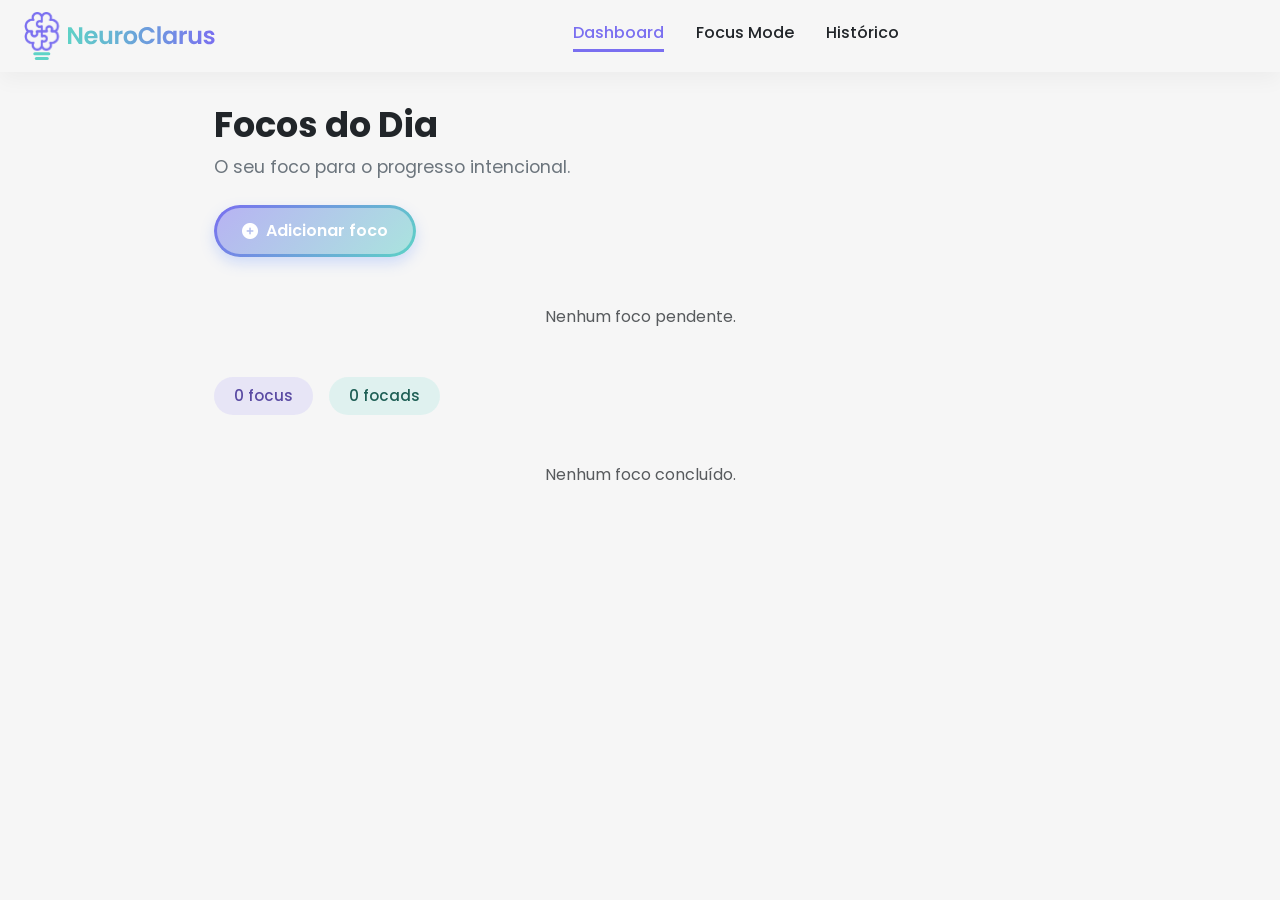
<file: index.html>
<!DOCTYPE html>
<html lang="pt-BR">
<head>
  <meta charset="UTF-8">
  <meta name="viewport" content="width=device-width, initial-scale=1.0">
  <title>NeuroClarus</title>
  <link href="https://cdn.jsdelivr.net/npm/bootstrap@5.3.0/dist/css/bootstrap.min.css" rel="stylesheet">
  <link rel="stylesheet" href="https://cdnjs.cloudflare.com/ajax/libs/font-awesome/6.0.0-beta3/css/all.min.css">
  <link rel="icon" type="image/png" href="/img/logo.svg">
  <link rel="stylesheet" href="css/style.css">
</head>
<body>
  <div vw class="enabled">
    <div vw-access-button class="active"></div>
    <div vw-plugin-wrapper><div class="vw-plugin-top-wrapper"></div></div>
  </div>

  <!-- Navbar -->
  <nav class="navbar-custom">
    <a class="navbar-brand" href="index.html"><img src="/img/logo2.svg" alt="NeuroClarus"></a>
    <div class="nav-links">
      <a class="nav-link active" href="index.html">Dashboard</a>
      <a class="nav-link" href="focusmode.html">Focus Mode</a>
      <a class="nav-link" href="historico.html">Histórico</a>
    </div>
    <div></div> <!-- placeholder para manter alinhamento -->
  </nav>

  <main class="main-container">
    <h1>Focos do Dia</h1>
    <p class="subtitle">O seu foco para o progresso intencional.</p>

    <button class="btn btn-primary-custom mb-4" data-bs-toggle="modal" data-bs-target="#focusModal">
      <i class="fas fa-plus-circle"></i> Adicionar foco
    </button>

    <!-- Lista de pendentes -->
    <div id="pendingFocusContainer"></div>

    <!-- Contadores -->
    <div class="stats-container">
      <div class="stat-badge pending" id="pendingStats">0 focus</div>
      <div class="stat-badge completed" id="completedStats">0 focads</div>
    </div>

    <!-- Lista de concluídos -->
    <div id="completedFocusContainer"></div>
  </main>

  <!-- Modal Adicionar Foco -->
  <div class="modal fade" id="focusModal" tabindex="-1">
    <div class="modal-dialog modal-dialog-centered">
      <div class="modal-content">
        <div class="modal-header">
          <h5 class="modal-title">Adicionar Focus novo:</h5>
          <button type="button" class="btn-close" data-bs-dismiss="modal" aria-label="Sair"></button>
        </div>
        <div class="modal-body">
          <form id="focusForm">
            <div class="mb-3">
              <label class="form-label fw-semibold">Título:</label>
              <input type="text" class="form-control" id="focusTitle" placeholder="Ex: Estudar para prova de FIA" required>
            </div>
            <div class="mb-3">
              <label class="form-label fw-semibold">Atividades:</label>
              <div id="activitiesList" class="mb-2"></div>
              <div class="input-group">
                <input type="text" class="form-control" id="newActivityInput" placeholder="Escreva uma atividade">
                <button class="btn btn-outline-secondary" type="button" id="addActivityBtn"><i class="fas fa-plus"></i> Adicionar</button>
              </div>
            </div>
            <div class="mb-3">
              <label class="form-label fw-semibold">Horário:</label>
              <input type="time" class="form-control" id="focusTime">
            </div>
            <div class="form-check d-none">
              <input class="form-check-input" type="checkbox" id="focusCompleted">
              <label class="form-check-label">Concluído</label>
            </div>
          </form>
        </div>
        <div class="modal-footer">
          <button type="button" class="btn btn-outline-secondary" data-bs-dismiss="modal">Cancelar</button>
          <button type="submit" form="focusForm" class="btn btn-primary-custom">Salvar Foco</button>
        </div>
      </div>
    </div>
  </div>

  <script src="https://cdn.jsdelivr.net/npm/bootstrap@5.3.0/dist/js/bootstrap.bundle.min.js"></script>
  <script src="https://vlibras.gov.br/app/vlibras-plugin.js"></script>
  <script>new window.VLibras.Widget('https://vlibras.gov.br/app');</script>
  <script src="js/main.js"></script>
</body>
</html>
</file>
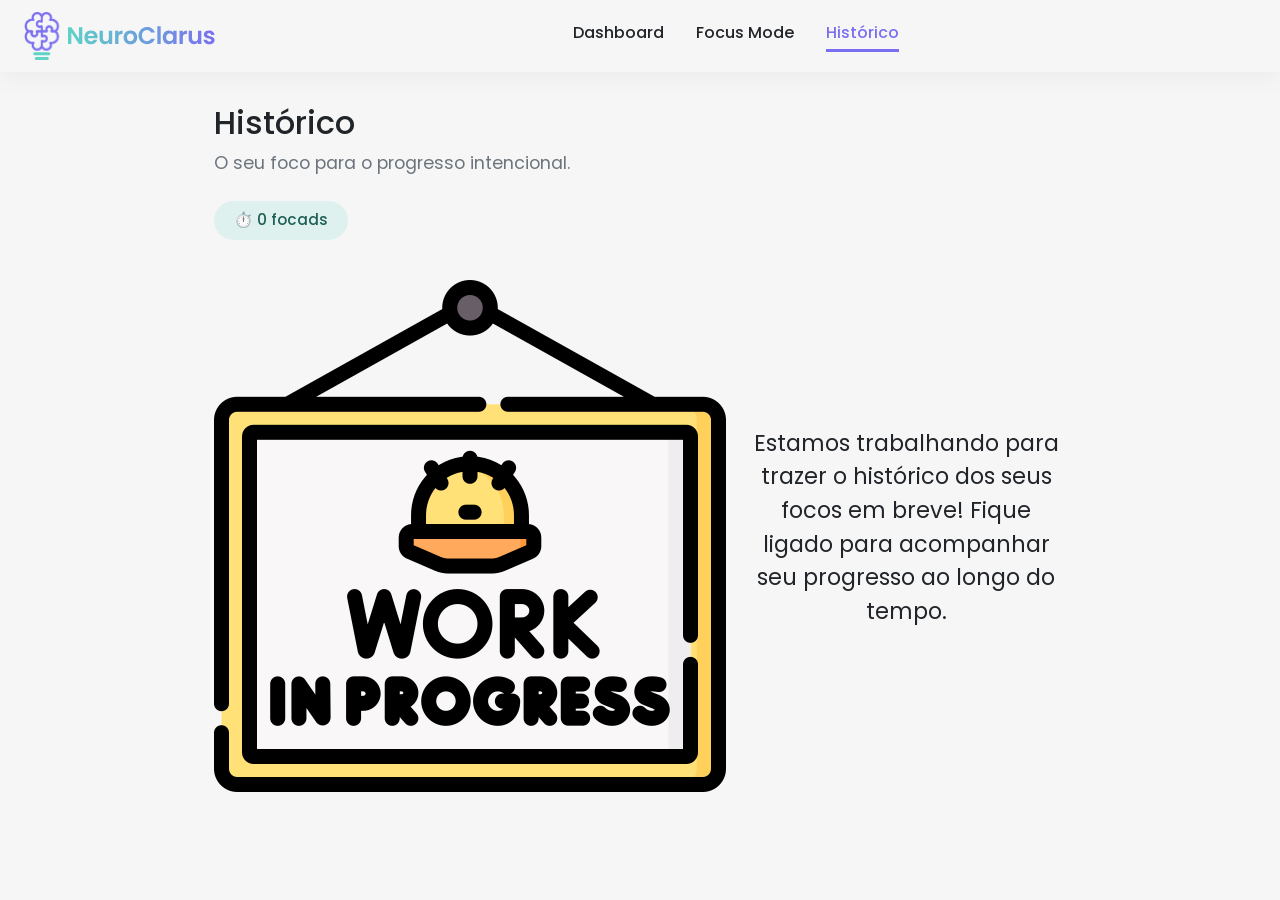
<file: historico.html>
<!DOCTYPE html>
<html lang="pt-BR">
<head>
  <meta charset="UTF-8">
  <meta name="viewport" content="width=device-width, initial-scale=1.0">
  <title>NeuroClarus · Histórico</title>
  <link href="https://cdn.jsdelivr.net/npm/bootstrap@5.3.0/dist/css/bootstrap.min.css" rel="stylesheet">
  <link rel="stylesheet" href="https://cdnjs.cloudflare.com/ajax/libs/font-awesome/6.0.0-beta3/css/all.min.css">
    <link rel="icon" type="image/png" href="/img/logo.svg">
  <link rel="stylesheet" href="css/style.css">
</head>
<body>
  <div vw class="enabled">
    <div vw-access-button class="active"></div>
    <div vw-plugin-wrapper><div class="vw-plugin-top-wrapper"></div></div>
  </div>

  <nav class="navbar-custom">
    <a class="navbar-brand" href="index.html"><img src="/img/logo2.svg" alt="NeuroClarus"></a>
    <div class="nav-links">
      <a class="nav-link" href="index.html">Dashboard</a>
      <a class="nav-link" href="focusmode.html">Focus Mode</a>
      <a class="nav-link active" href="historico.html">Histórico</a>
    </div>
    <div></div>
  </nav>

  <main class="main-container">
    <h2 class="mb-2">Histórico</h2>
    <p class="subtitle">O seu foco para o progresso intencional.</p>

    <div id="historyContainer"></div>
    <div class="stats-container mt-4">
      <div class="stat-badge completed" id="totalCompleted">⏱️ 0 focads</div>
    </div>

    <div class="contrucao-tela">
      <img src="/img/trabalho-em-progresso.png" alt="Em construção" class="contrucao-img">
      <p class="contrucao-text">Estamos trabalhando para trazer o histórico dos seus focos em breve! Fique ligado para acompanhar seu progresso ao longo do tempo.</p>
    </div>
  </main>

  <script src="https://cdn.jsdelivr.net/npm/bootstrap@5.3.0/dist/js/bootstrap.bundle.min.js"></script>
  <script src="https://vlibras.gov.br/app/vlibras-plugin.js"></script>
  <script>new window.VLibras.Widget('https://vlibras.gov.br/app');</script>
  <script src="js/main.js"></script>
</body>
</html>
</file>
<file: css/style.css>
@import url('https://fonts.googleapis.com/css2?family=Poppins:wght@300;400;500;600;700&display=swap');

:root {
  --verde-agua: #5ED3C6;
  --azul-claro: #6FA8DC;
  --azul-medio: #5C8DFF;
  --roxo: #7A6FF0;
  --roxo-escuro: #5A4BA3;
  --branco: #FFFFFF;
  --cinza-claro: #F8F9FA;
  --cinza-medio: #E9ECEF;
  --texto-primario: #212529;
  --texto-secundario: #6C757D;
  --sombra-suave: 0 8px 20px rgba(0, 0, 0, 0.04);
  --borda-arredondada: 20px;
  --gradiente-principal: linear-gradient(135deg, #7A6FF0, #5ED3C6);
  --gradiente-borda: linear-gradient(135deg, #5C8DFF, #5A4BA3);
}

* {
  margin: 0;
  padding: 0;
  box-sizing: border-box;
}

body {
  font-family: 'Poppins', sans-serif;
  background-color: #f6f6f6;
  color: var(--texto-primario);
  line-height: 1.5;
  min-height: 100vh;
}

/* Navbar */
.navbar-custom {
  background: #f6f6f6;
  box-shadow: var(--sombra-suave);
  padding: 12px 24px;
  display: flex;
  align-items: center;
  justify-content: space-between;
}

.navbar-brand {
  font-weight: 700;
  font-size: 1.5rem;
  background: var(--gradiente-principal);
  -webkit-background-clip: text;
  -webkit-text-fill-color: transparent;
  background-clip: text;
  text-decoration: none;
}

.nav-links {
  display: flex;
  gap: 32px;
}

.nav-link {
  color: var(--texto-primario) !important;
  font-weight: 500;
  padding-bottom: 4px;
  border-bottom: 3px solid transparent;
  transition: border-color 0.2s, color 0.2s;
  text-decoration: none;
}

.nav-link:hover,
.nav-link.active {
  color: var(--roxo) !important;
  border-bottom: 3px solid var(--roxo);
}

/* Container principal */
.main-container {
  max-width: 900px;
  margin: 0 auto;
  padding: 32px 24px;
}

h1 {
  font-weight: 700;
  font-size: 2.2rem;
  margin-bottom: 8px;
}

.subtitle {
  color: var(--texto-secundario);
  font-size: 1.1rem;
  margin-bottom: 24px;
}

/* Botão com borda gradiente arredondada */
.btn-primary-custom {
  position: relative;
  background: linear-gradient(135deg, rgb(122, 111, 240, 0.5), rgb(94, 211, 198, 0.5));
  border: none;
  color: white;
  font-weight: 600;
  padding: 14px 28px;
  border-radius: 40px;
  box-shadow: 0 6px 14px rgba(92, 141, 255, 0.25);
  transition: all 0.2s ease;
  display: inline-flex;
  align-items: center;
  gap: 8px;
  z-index: 1;
}

.btn-primary-custom::before {
  content: '';
  position: absolute;
  inset: 0;
  border-radius: 40px;
  padding: 3px;
  background: var(--gradiente-principal);
  -webkit-mask: linear-gradient(#fff 0 0) content-box, linear-gradient(#fff 0 0);
  -webkit-mask-composite: xor;
  mask-composite: exclude;
  pointer-events: none;
  z-index: -1;
}

.btn-primary-custom:hover {
  background: linear-gradient(135deg, var(--roxo), var(--roxo-escuro));
  transform: translateY(-2px);
  box-shadow: 0 10px 20px rgba(90, 75, 163, 0.25);
}

/* Cards com borda gradiente arredondada */
.focus-card {
  position: relative;
  background: var(--branco);
  border-radius: var(--borda-arredondada);
  padding: 20px 24px;
  margin-bottom: 16px;
  box-shadow: var(--sombra-suave);
  transition: all 0.2s;
  z-index: 1;
}

.focus-card::before {
  content: '';
  position: absolute;
  inset: 0;
  border-radius: var(--borda-arredondada);
  padding: 3px;
  -webkit-mask: linear-gradient(#fff 0 0) content-box, linear-gradient(#fff 0 0);
  -webkit-mask-composite: xor;
  mask-composite: exclude;
  pointer-events: none;
  z-index: -1;
}

.focus-card.priority::before {
  background: #7A6FF0;
}

.focus-card.priority {
  background: rgba(122, 111, 240, 0.02);
}

.focus-card.completed-card {
  opacity: 0.7;
  background: var(--cinza-claro);
}

.focus-card.completed-card::before {
  background: var(--cinza-medio);
}

.card-header {
  display: flex;
  align-items: center;
  margin-bottom: 8px;
}

.focus-checkbox {
  margin-right: 16px;
  transform: scale(1.3);
  accent-color: var(--roxo);
}

.focus-title {
  font-weight: 600;
  font-size: 1.2rem;
  flex: 1;
}

.completed-card .focus-title {
  text-decoration: line-through;
  color: var(--texto-secundario);
}

.focus-actions {
  display: flex;
  gap: 12px;
  align-items: center;
}

/* Botão Focus Mode com borda gradiente arredondada */
.btn-focus-mode {
  position: relative;
  background: transparent;
  border: none;
  color: var(--verde-agua);
  background: #E1FBFB;
  border-radius: 40px;
  padding: 8px 20px;
  font-weight: 600;
  font-size: 0.9rem;
  transition: all 0.2s;
  z-index: 1;
  box-shadow: var(--sombra-suave);
}

.btn-focus-mode::before {
  content: '';
  position: absolute;
  inset: 0;
  border-radius: 40px;
  padding: 3px;
  -webkit-mask: linear-gradient(#fff 0 0) content-box, linear-gradient(#fff 0 0);
  -webkit-mask-composite: xor;
  mask-composite: exclude;
  pointer-events: none;
  z-index: -1;
}

.btn-focus-mode:hover {
  background: var(--roxo);
  color: white;
}

.btn-focus-mode:hover::before {
  display: none;
}

.btn-delete {
  background: none;
  border: none;
  color: var(--texto-secundario);
  font-size: 1.3rem;
  padding: 6px;
  border-radius: 50%;
  width: 36px;
  height: 36px;
  display: flex;
  align-items: center;
  justify-content: center;
  transition: all 0.2s;
}

.btn-delete:hover {
  background: rgba(0,0,0,0.05);
  color: #dc3545;
}

/* Atividades */
.activities-container {
  margin-top: 12px;
  padding-left: 44px;
}

.activity-item {
  display: flex;
  align-items: center;
  padding: 6px 0;
}

.activity-checkbox {
  margin-right: 12px;
  transform: scale(1.1);
  accent-color: var(--azul-medio);
}

.activity-text {
  font-size: 0.95rem;
}

.activity-text.completed {
  text-decoration: line-through;
  color: var(--texto-secundario);
}

.activity-counter {
  font-size: 0.9rem;
  color: var(--roxo);
  font-weight: 500;
  margin-left: 44px;
  margin-top: 4px;
}

/* Badges */
.stats-container {
  display: flex;
  gap: 16px;
  margin: 24px 0;
}

.stat-badge {
  background: var(--cinza-medio);
  padding: 8px 20px;
  border-radius: 40px;
  font-weight: 500;
  font-size: 0.95rem;
}

.stat-badge.pending {
  background: rgba(122, 111, 240, 0.12);
  color: var(--roxo-escuro);
}

.stat-badge.completed {
  background: rgba(94, 211, 198, 0.15);
  color: #1e5f55;
}

/* Timer */
.timer-display {
  font-size: 5rem;
  font-weight: 700;
  font-family: monospace;
  background: var(--gradiente-principal);
  -webkit-background-clip: text;
  -webkit-text-fill-color: transparent;
  margin: 24px 0;
}

.btn-timer {
  position: relative;
  padding: 12px 32px;
  border-radius: 40px;
  font-weight: 600;
  border: none;
  background: var(--cinza-medio);
  color: var(--texto-primario);
  margin: 0 8px;
  z-index: 1;
}

.btn-timer::before {
  content: '';
  position: absolute;
  inset: 0;
  border-radius: 40px;
  padding: 3px;
  background: var(--gradiente-borda);
  -webkit-mask: linear-gradient(#fff 0 0) content-box, linear-gradient(#fff 0 0);
  -webkit-mask-composite: xor;
  mask-composite: exclude;
  pointer-events: none;
  z-index: -1;
}

.btn-timer.primary {
  background: var(--roxo);
  color: white;
}

.btn-timer.primary::before {
  display: none;
}

/* Modal com borda gradiente arredondada */
.modal-content {
  position: relative;
  border-radius: 28px;
  border: none;
  background: white;
  z-index: 1;
}

.modal-content::before {
  content: '';
  position: absolute;
  inset: 0;
  border-radius: 28px;
  padding: 3px;
  background: var(--gradiente-principal);
  -webkit-mask: linear-gradient(#fff 0 0) content-box, linear-gradient(#fff 0 0);
  -webkit-mask-composite: xor;
  mask-composite: exclude;
  pointer-events: none;
  z-index: -1;
}

.modal-header {
  border-bottom: none;
  padding: 20px 24px 8px;
}

.modal-title {
  font-weight: 700;
  font-size: 1.5rem;
}

.modal-body {
  padding: 8px 24px 16px;
}

.modal-footer {
  border-top: none;
  padding: 16px 24px 24px;
}

.activity-chip {
  background: var(--cinza-claro);
  border-radius: 40px;
  padding: 8px 16px;
  margin: 4px 0;
  display: flex;
  align-items: center;
  justify-content: space-between;
}

.remove-activity {
  background: none;
  border: none;
  color: #999;
  cursor: pointer;
}

.contrucao-tela {
  display: flex;
  flex-direction: row;
  align-items: center;
  gap: 20px;
  margin-top: 40px;
  font-size: 1.4rem;
  text-align: center;
}

/* Responsivo */
@media (max-width: 576px) {
  .navbar-custom {
    flex-direction: column;
    gap: 12px;
  }
  .nav-links {
    gap: 16px;
  }
  .focus-card {
    padding: 16px;
  }
}
</file>
